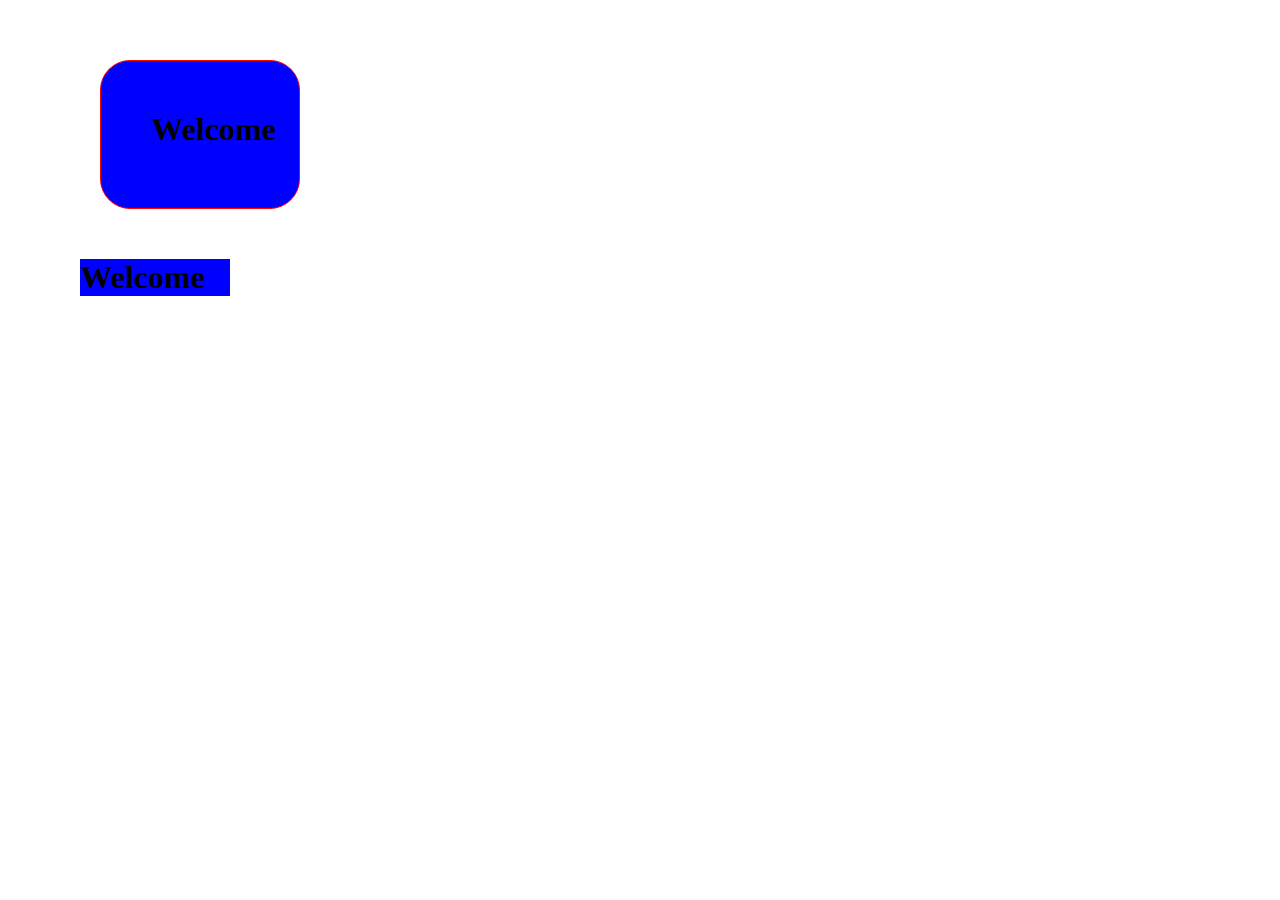
<file: BOX MODEL/index.html>
<!DOCTYPE html>
<html lang="en">
<head>
    <meta charset="UTF-8">
    <meta name="viewport" content="width=device-width, initial-scale=1.0">
    <title>Box Model</title>
    <link rel="stylesheet" href="style.css">
</head>
<body>
    <div class="box">
        <h1>Welcome</h1>
    </div>
    <div class="box-two">
        <h1>Welcome</h1>
    </div>
</body>
</html>
</file>
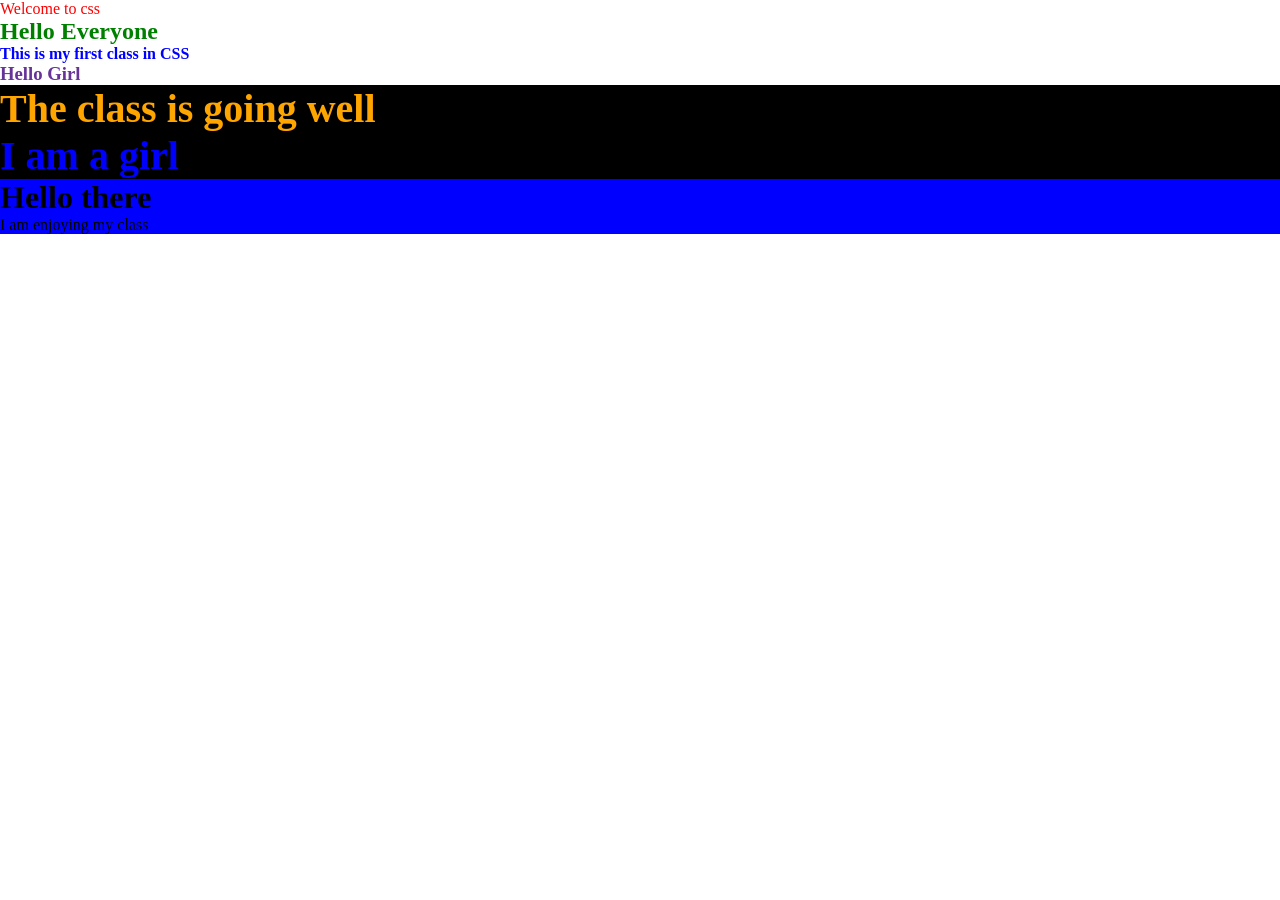
<file: INTRO TO CSS/index.html>
<!DOCTYPE html>
<html lang="en">
<head>
    <meta charset="UTF-8">
    <meta name="viewport" content="width=device-width, initial-scale=1.0">
    <title>css</title>
    <link rel="stylesheet" href="style.css">
    <style>
        h2{
            color: green;
        }
    </style>
</head>
<body>
    <!-- 3 methods of writing css -->
     <!-- inline ss -->
    <p style="color: red;">Welcome to css</p>
    <!-- internal css -->
     <h2>Hello Everyone</h2>
     <h4>This is my first class in CSS</h4>
    <!-- external css -->


    <!-- selector
     id
     element
     class -->
     <h3>Hello Girl</h3>
     <div class="css-class">
        <h2 class="css-class">The class is going well</h2>
        <h4>I am a girl</h4>
     </div>

     <div class="div"></div>
     <div class="page"></div>

     <div id="main">
        <h1>Hello there</h1>
        <p>I am enjoying my class</p>
     </div>

     
</body>
</html>
</file>
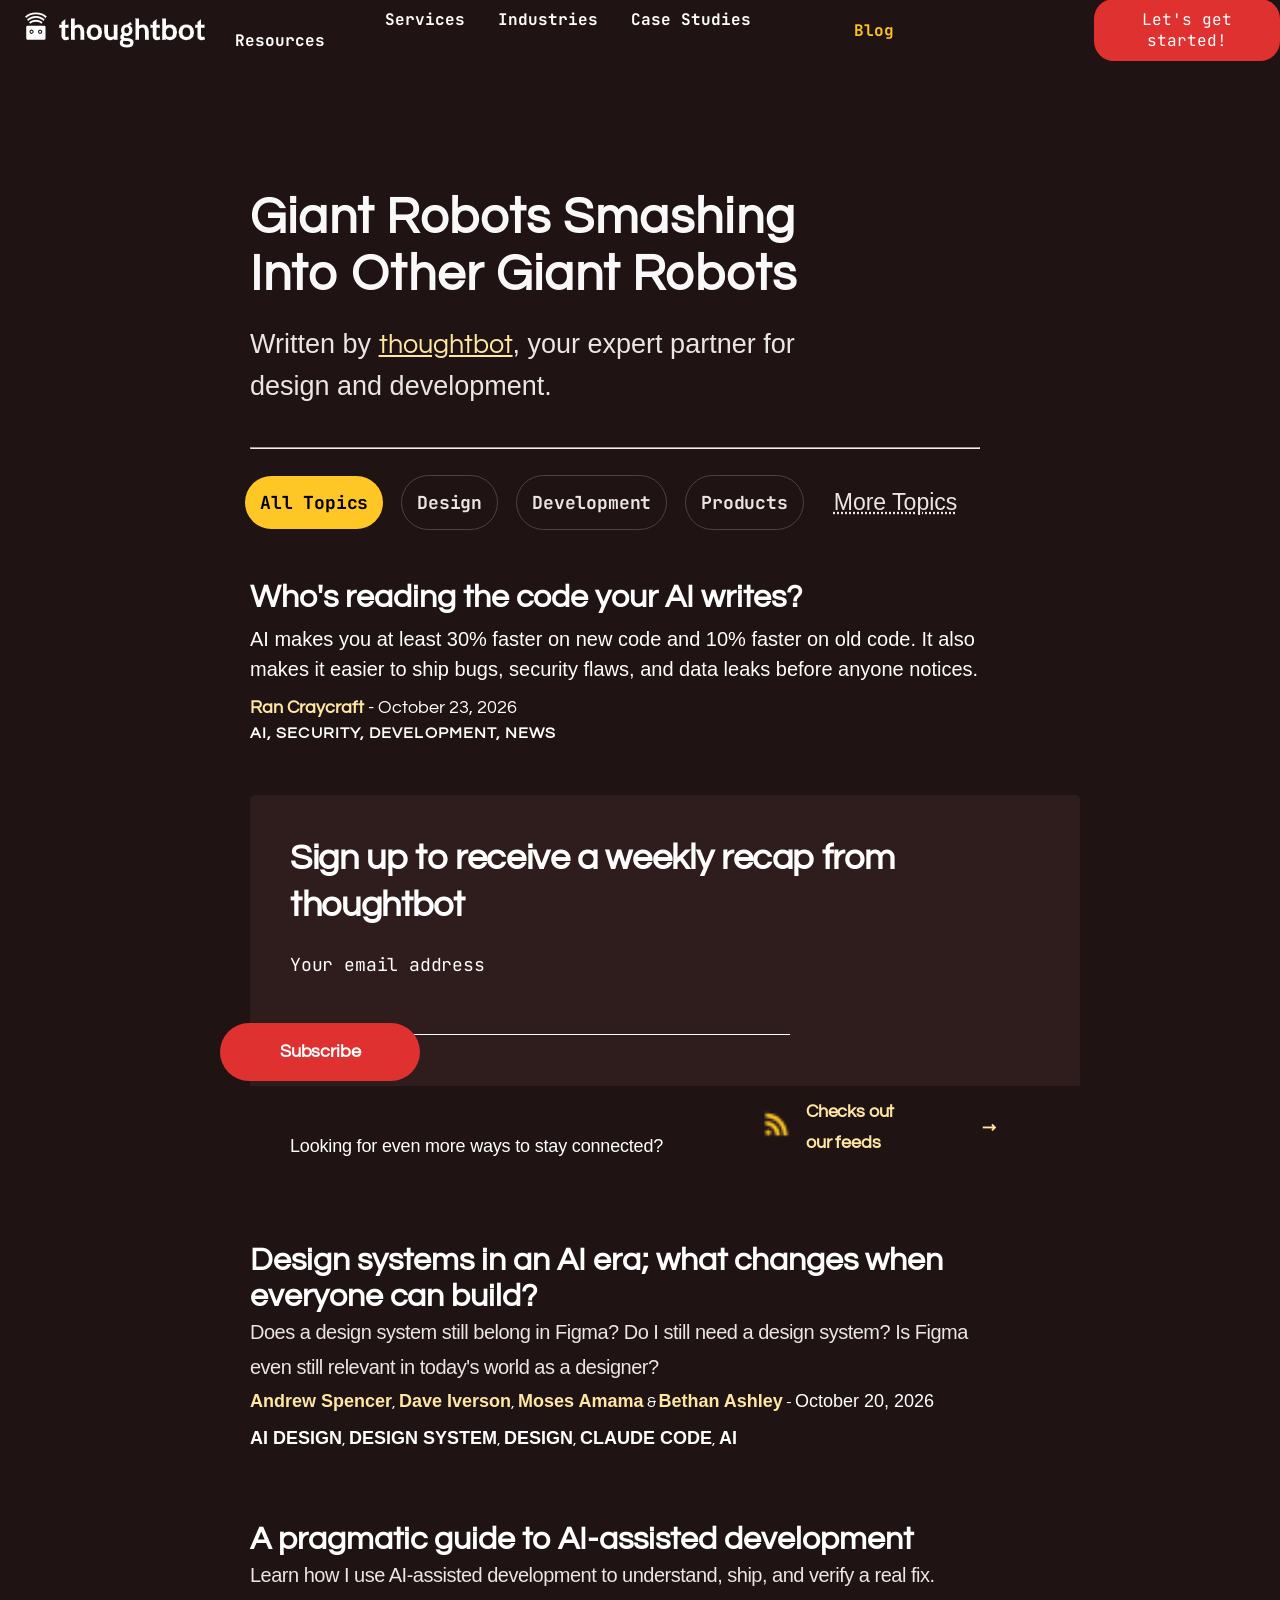
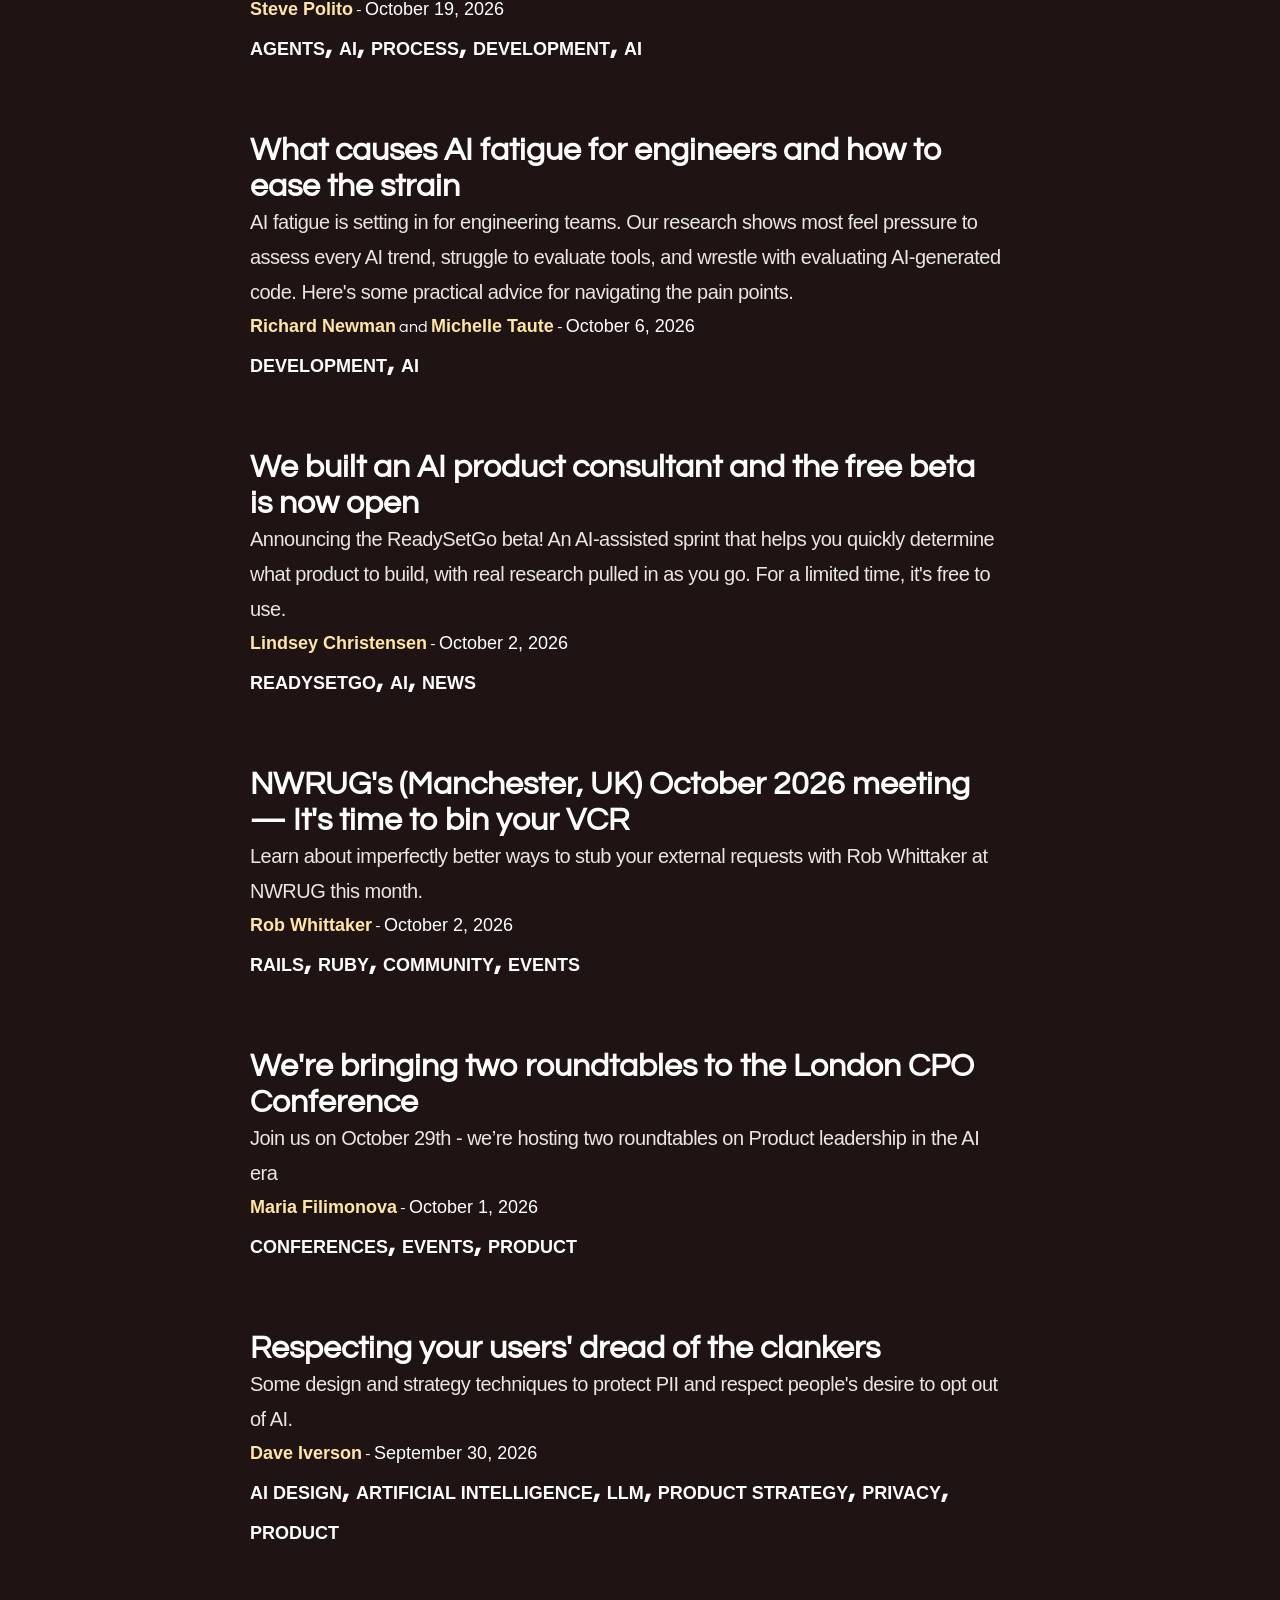
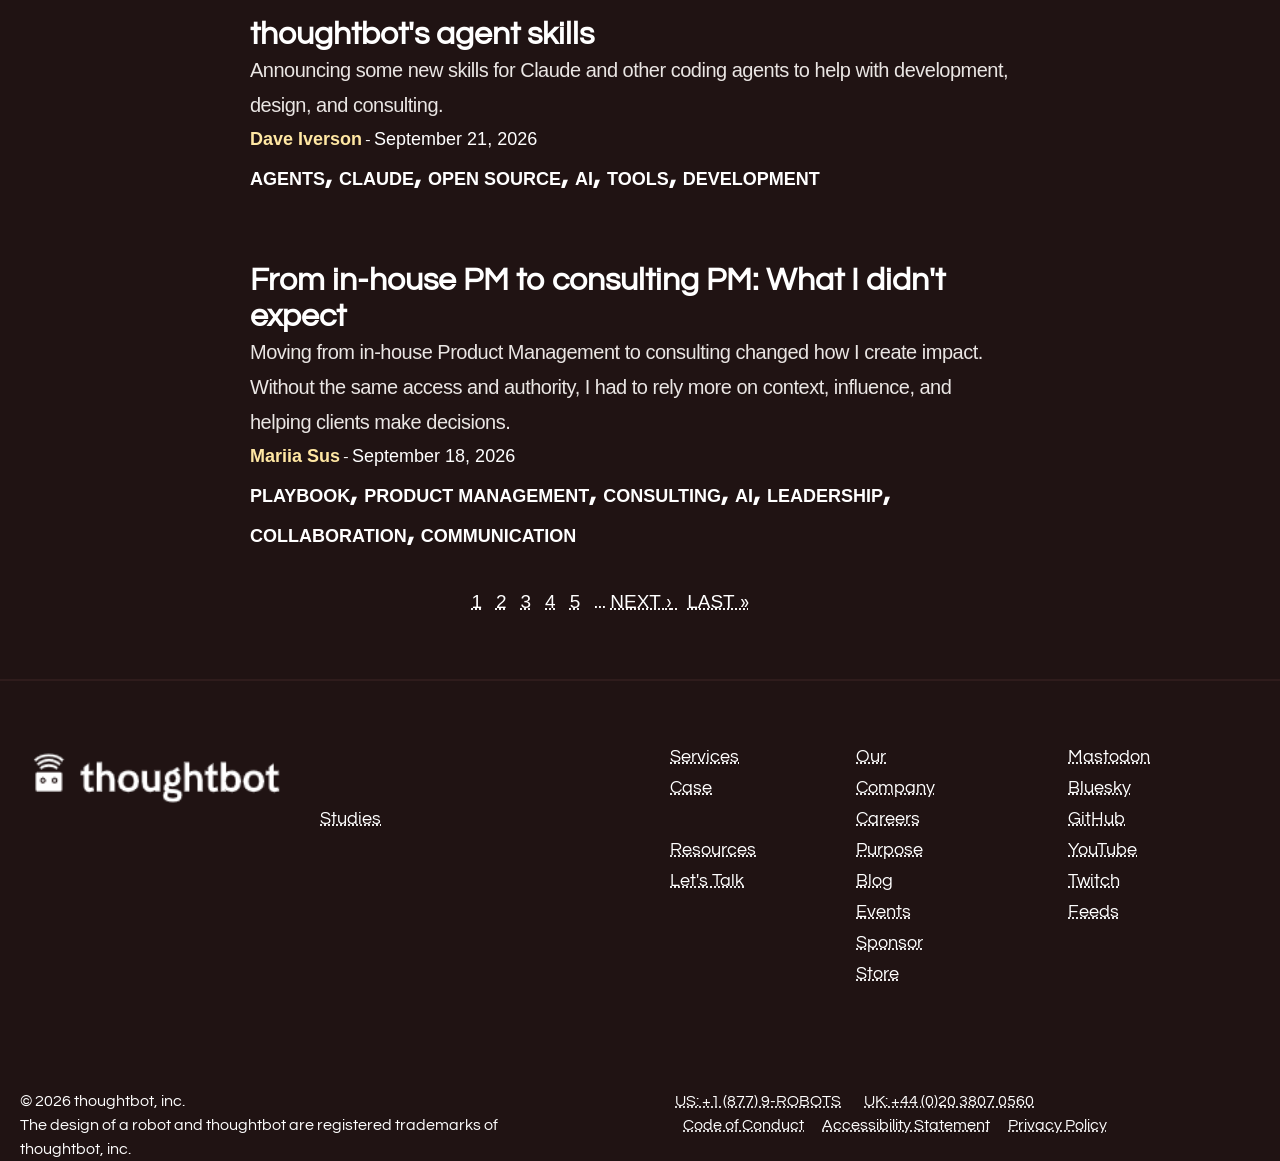
<file: thoughtme/index.html>
<!DOCTYPE html>
<html lang="en">
<head>
    <meta charset="UTF-8">
    <meta name="viewport" content="width=device-width, initial-scale=1.0">
    <title>thoughtme</title>
    <link rel="stylesheet" href="design.css">
    <link rel="preconnect" href="https://fonts.googleapis.com">
<link rel="preconnect" href="https://fonts.gstatic.com" crossorigin>
<link href="https://fonts.googleapis.com/css2?family=Questrial&display=swap" rel="stylesheet">

<link rel="preconnect" href="https://fonts.googleapis.com">
<link rel="preconnect" href="https://fonts.gstatic.com" crossorigin>
<link href="https://fonts.googleapis.com/css2?family=JetBrains+Mono:ital,wght@0,100..800;1,100..800&display=swap" rel="stylesheet">
</head>
<body>
    <nav class="navbar">
        <img src="./images/logo.png" alt="logo">
        <div class="navinfo">
            <span style="padding-left: 150px;"><a href="">Services</a></span>
            <span><a href="">Industries</a></span>
            <span><a href="">Case Studies</a></span>
            <span><a href="">Resources</a></span>
        </div>
        <a class="blog" href="">Blog</a>
        <button class="signup">Let's get started!</button>
    </nav>
    
    <main class="main">
        <div>
            <h1>
                Giant Robots Smashing Into Other Giant Robots
            </h1>
            <p>
                Written by <a href="">thoughtbot</a>, your expert partner for design and development.
            </p>
        </div>
        <hr>
        <nav class="topics">
            <div>
                <ul class="linksnav">
                    <li><a style="border: none; background-color: rgb(255, 199, 38); color: black; margin-left: -5px;" href="">All Topics</a></li>
                    <li><a href="">Design</a></li>
                    <li><a href="">Development</a></li>
                    <li><a href="">Products</a></li>
                </ul>
            </div>
            <span class="navextra">
                <a href="">
                    More Topics
                </a>
            </span>
        </nav>
        <div class="question">
            <a href="">Who's reading the code your AI writes?</a>
            <p>AI makes you at least 30% faster on new code and 10% faster on old code. It also makes it easier to ship bugs, security flaws, and data leaks before anyone notices.</p>
            <h2><a href="">Ran Craycraft</a> - October 23, 2026</h2>
            <h3><a href="">AI, </a><a href="">SECURITY, </a><a href="">DEVELOPMENT, </a><a href="">NEWS</a></h3>
        </div>
        <div class="form">
            <h2>Sign up to receive a weekly recap from thoughtbot</h2>
            <form class="details">
                <label for="email">Your email address</label>
                <br>
                <input type="email" id="email" class="email">
                <button class="button">Subscribe</button>
                <div class="fields">
                    Looking for even more ways to stay connected? 
                    <a href="" class="direction">
                        <img src="./images/wifi.png" alt="wifi" class="wifi">
                        <span class="check-link">
                            Checks out<br>our feeds
                        </span>
                        <span class="arrow">
                            &rarr;
                        </span>
                    </a>
                </div>
            </form>
        </div>
        <article class="design">
            <h2>
                <a href="" class="design-link" style="color: white;">
                Design systems in an AI era; what changes when everyone can build?
                </a>
            </h2>
            <p>
                Does a design system still belong in Figma? Do I still need a design system? Is Figma even still relevant in today's world as a designer?
            </p>
            <span>
                <a href="">Andrew Spencer</a>, <a href="">Dave Iverson</a>, <a href="">Moses Amama</a> & <a href="">Bethan Ashley</a> - <time datetime="">October 20, 2026</time>
            </span>
            <br>
            <span class="design-link1">
                <a href="">AI DESIGN</a>, <a href="">DESIGN SYSTEM</a>, <a href="">DESIGN</a>, <a href="">CLAUDE CODE</a>, <a href="">AI</a> 
            </span>                    
        </article>
        <article class="design2">
            <h2>
                <a href="" class="design2-link2" style="color: white;">
                A pragmatic guide to AI-assisted development
                </a>
            </h2>
            <p>
                Learn how I use AI-assisted development to understand, ship, and verify a real fix.
            </p>
            <span>
                <a href="">Steve Polito</a> - <time datetime="">October 19, 2026</time>
            </span>
            <br>
            <span class="design2-link2">
                <a href="">AGENTS</a>, <a href="">AI</a>, <a href="">PROCESS</a>, <a href="">DEVELOPMENT</a>, <a href="">AI</a> 
            </span>                    
        </article>
        <article class="design3">
            <h2>
                <a href="" class="design3-link3" style="color: white;">
                What causes AI fatigue for engineers and how to ease the strain
                </a>
            </h2>
            <p>
                AI fatigue is setting in for engineering teams. Our research shows most feel pressure to assess every AI trend, struggle to evaluate tools, and wrestle with evaluating AI-generated code. Here's some practical advice for navigating the pain points.
            </p>
            <span>
                <a href="">Richard Newman</a> and <a href="">Michelle Taute</a> - <time datetime="">October 6, 2026</time>
            </span>
            <br>
            <span class="design3-link3">
                <a href="">DEVELOPMENT</a>, <a href="">AI</a> 
            </span>                    
        </article>
        <article class="design4">
            <h2>
                <a href="" class="design4-link4" style="color: white;">
                We built an AI product consultant and the free beta is now open
                </a>
            </h2>
            <p>
                Announcing the ReadySetGo beta! An AI-assisted sprint that helps you quickly determine what product to build, with real research pulled in as you go. For a limited time, it's free to use.
            </p>
            <span>
                <a href="">Lindsey Christensen</a> - <time datetime="">October 2, 2026</time>
            </span>
            <br>
            <span class="design4-link4">
                <a href="">READYSETGO</a>, <a href="">AI</a>, <a href="">NEWS</a> 
            </span>                    
        </article>
        <article class="design5">
            <h2>
                <a href="" class="design5-link5" style="color: white;">
                NWRUG's (Manchester, UK) October 2026 meeting — It's time to bin your VCR
                </a>
            </h2>
            <p>
                Learn about imperfectly better ways to stub your external requests with Rob Whittaker at NWRUG this month.
            </p>
            <span>
                <a href="">Rob Whittaker</a> - <time datetime="">October 2, 2026</time>
            </span>
            <br>
            <span class="design5-link5">
                <a href="">RAILS</a>, <a href="">RUBY</a>, <a href="">COMMUNITY</a>, <a href="">EVENTS</a> 
            </span>                    
        </article>
        <article class="design5">
            <h2>
                <a href="" class="design5-link5" style="color: white;">
                We're bringing two roundtables to the London CPO Conference
                </a>
            </h2>
            <p>
                Join us on October 29th - we’re hosting two roundtables on Product leadership in the AI era
            </p>
            <span>
                <a href="">Maria Filimonova</a> - <time datetime="">October 1, 2026</time>
            </span>
            <br>
            <span class="design5-link5">
                <a href="">CONFERENCES</a>, <a href="">EVENTS</a>, <a href="">PRODUCT</a>
            </span>                    
        </article>
        <article class="design5">
            <h2>
                <a href="" class="design5-link5" style="color: white;">
                Respecting your users' dread of the clankers
                </a>
            </h2>
            <p>
                Some design and strategy techniques to protect PII and respect people's desire to opt out of AI.
            </p>
            <span>
                <a href="">Dave Iverson</a> - <time datetime="">September 30, 2026</time>
            </span>
            <br>
            <span class="design5-link5">
                <a href="">AI DESIGN</a>, <a href="">ARTIFICIAL INTELLIGENCE</a>, <a href="">LLM</a>, <a href="">PRODUCT STRATEGY</a>, <a href="">PRIVACY</a>, <a href="">PRODUCT</a>
            </span>                    
        </article>
        <article class="design5">
            <h2>
                <a href="" class="design5-link5" style="color: white;">
                thoughtbot's agent skills
                </a>
            </h2>
            <p>
                Announcing some new skills for Claude and other coding agents to help with development, design, and consulting.
            </p>
            <span>
                <a href="">Dave Iverson</a> - <time datetime="">September 21, 2026</time>
            </span>
            <br>
            <span class="design5-link5">
                <a href="">AGENTS</a>, <a href="">CLAUDE</a>, <a href="">OPEN SOURCE</a>, <a href="">AI</a>, <a href="">TOOLS</a>, <a href="">DEVELOPMENT</a>
            </span>                    
        </article>
        <article class="design5">
            <h2>
                <a href="" class="design5-link5" style="color: white;">
                From in-house PM to consulting PM: What I didn't expect
                </a>
            </h2>
            <p>
                Moving from in-house Product Management to consulting changed how I create impact. Without the same access and authority, I had to rely more on context, influence, and helping clients make decisions.
            </p>
            <span>
                <a href="">Mariia Sus</a> - <time datetime="">September 18, 2026</time>
            </span>
            <br>
            <span class="design5-link5">
                <a href="">PLAYBOOK</a>, <a href="">PRODUCT MANAGEMENT</a>, <a href="">CONSULTING</a>, <a href="">AI</a>, <a href="">LEADERSHIP</a>, <a href="">COLLABORATION</a>, <a href="">COMMUNICATION</a>
            </span>                  
        </article>
        <center>
            <nav class="pages">
                <ul>
                    <li>
                        <a href="">1</a>
                    </li>
                    <li>
                        <a href="">2</a></li>
                    <li>
                        <a href="">3</a></li>
                    <li>
                        <a href="">4</a></li>
                    <li>
                        <a href="">5</a></li>
                    <span>
                        ...
                    </span>
                    <span>
                        <a href="">
                            NEXT <span class="pointer">&rsaquo;</span>
                        </a>
                    </span>
                    <span>
                        <a href="">
                            LAST <span class="pointer">&raquo;</span>
                        </a>
                    </span>
                </ul>
            </nav>
        </center>
    </main>
    <hr class="hr-line">
    <footer>
        <section class="footer1">
            <div class="footerimg">
                <img src="./images/logo.png" alt="thoughtbot">
            </div>
            <div class="footerlinks1">
                <ul>
                    <li><a href="">Services</a></li>
                    <li><a href="">Case Studies</a></li>
                    <li><a href="">Resources</a></li>
                    <li><a href="">Let's Talk</a></li>
                </ul>
            </div>
            <div class="footerlinks2">
                <ul>
                    <li><a href="">Our Company</a></li>
                    <li><a href="">Careers</a></li>
                    <li><a href="">Purpose</a></li>
                    <li><a href="">Blog</a></li>
                    <li><a href="">Events</a></li>
                    <li><a href="">Sponsor</a></li>
                    <li><a href="">Store</a></li>
                </ul>
            </div>
            <div class="footerlinks2">
                <ul>
                    <li><a href="">Mastodon</a></li>
                    <li><a href="">Bluesky</a></li>
                    <li><a href="">GitHub</a></li>
                    <li><a href="">YouTube</a></li>
                    <li><a href="">Twitch</a></li>
                    <li><a href="">Feeds</a></li>
                </ul>
            </div>
        </section>
        <section class="footer2">
            <div class="footer-info">
                <span class="inc">© 2026 thoughtbot, inc.</span> 
                <span>
                    <ul class="number">
                        <li>
                            <a href="">US: +1 (877) 9-ROBOTS</a>
                        </li>
                        <li>
                            <a href="">UK: +44 (0)20 3807 0560</a>
                        </li>
                    </ul>
                </span>
            </div>
            <div class="footnote">
                <p>
                    The design of a robot and thoughtbot are registered trademarks of <br>thoughtbot, inc.
                </p>
                <ul class="info2">
                    <li>
                        <a href="">Code of Conduct</a>
                    </li>
                    <li>
                        <a href="">Accessibility Statement</a>
                    </li>
                    <li>
                        <a href="">Privacy Policy</a>
                    </li>
                </ul>
            </div>
            
        </section>

    </footer>
</body>
</html>
</file>
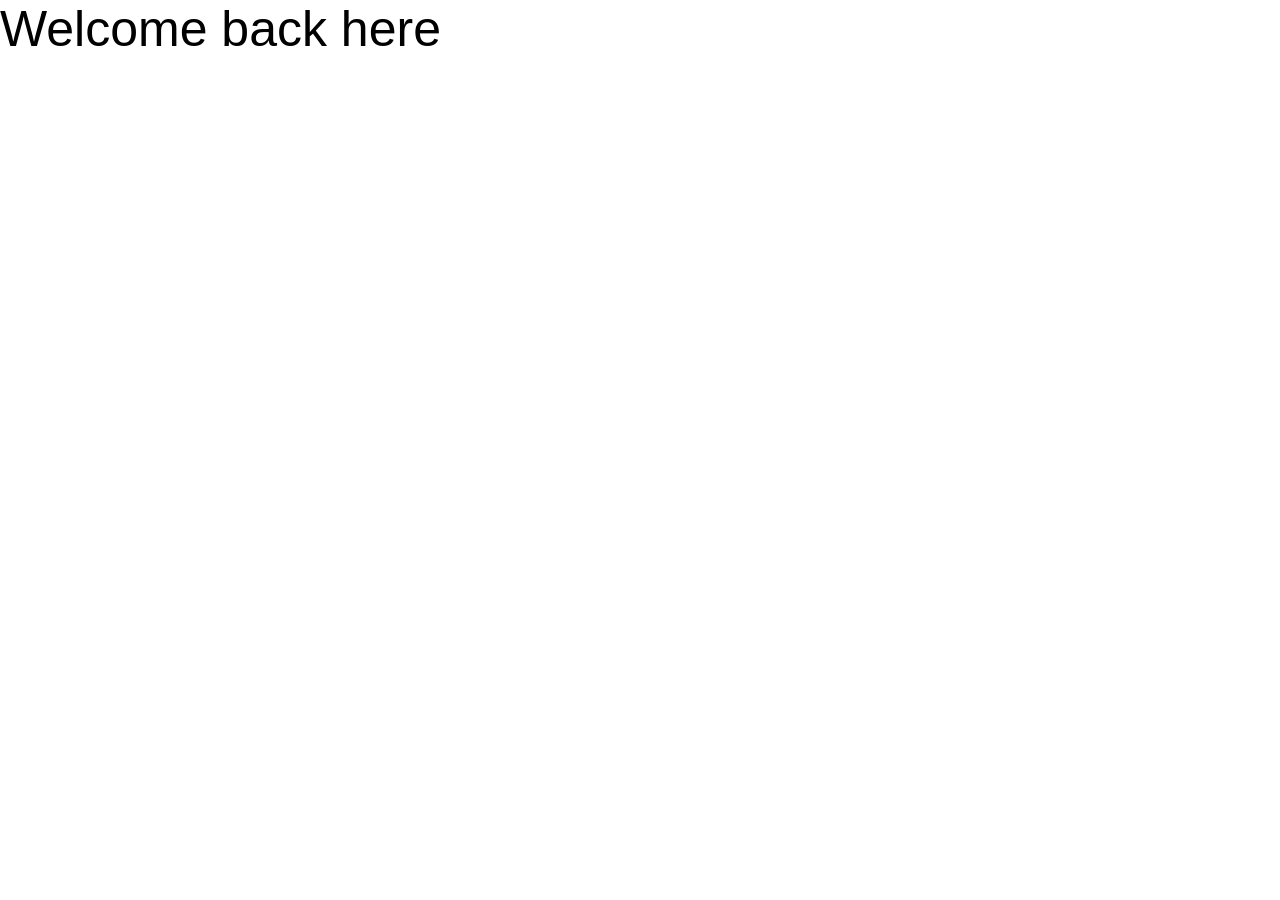
<file: Typography/index.html>
<!DOCTYPE html>
<html lang="en">
<head>
    <meta charset="UTF-8">
    <meta name="viewport" content="width=device-width, initial-scale=1.0">
    <title>Document</title>
    <link rel="stylesheet" href="style.css">
</head>
<body>
    <h2>Welcome back here</h2>
</body>
</html>
</file>
<file: BOX MODEL/style.css>
*{
    padding: 0;
    margin: 0;
    box-sizing: border-box;
}
.box{
    width: 200px;
    background-color: blue;
    margin-right: 0px;
    margin-left: 100px;
    margin-top: 60px;
    margin-bottom: 50px;
    padding: 50px 90px 60px 50px ;
    border: 1px solid red;
    border-radius: 30px;
}
.box-two{
    width: 150px;
    background-color: blue;
    /* margin-right: 50px;
    margin-left: 100px;
    margin-top: 60px;
    margin-bottom: 50px; */
    margin: 50px 30px 70px 80px;
}
</file>
<file: INTRO TO CSS/style.css>
*{
    /* Universal selector */
    margin: 0;
    padding: 0;
    box-sizing: border-box;
}

h4{
    color: blue;
}
h3{
    color: rebeccapurple;
    }
.css-class{
    color:orange ;
    font-size: 40px;
    background-color: black;
}

#main{
    background-color: blue;
}
</file>
<file: thoughtme/design.css>
*{
    margin: 0;
    padding: 0;
    box-sizing: border-box;
    background-color: rgb(32, 19, 19);
    font-family: "Questrial", sans-serif;
    scrollbar-color: black rgb(47,28,28);
}

.navbar{
    display: flex;
    align-items: center;
    margin: 0px 20px 20px 0px;
    position: fixed;
    width: 100%;
    z-index: 1000;
    height: 60px;
    top: 0;
    left: 0;
}

.navbar a:hover{
    text-decoration:underline;
    color: rgb(248, 192, 33);
}

.navinfo a{
    color: white;
    text-decoration: none;
    padding-right: 30px;
    font-size: 16px;
    font-weight: 700;
    font-family: "JetBrains Mono", monospace;
}

.blog{
    color: rgb(252, 195, 37);
    text-decoration: none;
    padding-right: 200px;
    font-size: 16px;
    font-weight: 700;
    font-family: "JetBrains Mono", monospace;
}

.signup{
    border: none;
    border-radius: 20px;
    background-color: rgb(224, 49, 49);
    color: white;
    font-size: 16px;
    padding: 10px 10px 10px 10px;
    font-family: "JetBrains Mono", monospace;
    outline: 2px solid transparent;
    outline-offset: 2px;
    transition: background-color 0.2s ease, outline-color 0.2s ease;
}

.signup:hover{
    background-color: rgb(224, 49, 49);
    outline-color: rgb(224, 49, 49);
}

.main{
    color: white;
    padding: 190px 300px 0px 250px;
}

.main div{
    padding-right: 150px;
}

.main h1{
    font-size: 50px;
    font-weight: 700;
    line-height: 57px;
    letter-spacing: 1.08px;
    color: rgb(98.04% 97.65% 97.65%);
    margin-bottom: 20px;
}

.main p{
    font-size: 27px;
    font-weight: 400;
    line-height: 41px;
    color: rgb(91.76% 90.2% 89.41%);
    font-family: "PP Mori", "Helvetica Neue", Helvetica, Arial, sans-serif;
    margin-bottom: 40px;
}

.main a{
    color: rgb(255, 231, 163);
    transition: color 0.2s ease-in-out;
}

.main a:hover{
    color: rgb(255, 199, 38);
}

.topics{
    display: flex;
    margin-top: 40px;
    margin-bottom: 40px;
    align-items: center;
}

.linksnav li{
    display: inline;
}

.linksnav a{
    text-decoration: none;
    border: 1px solid rgb(78, 65, 62);
    border-radius: 30px;
    margin-left: 15px;
    padding: 15px;
    font-size: 18px;
    font-weight: 700;
    line-height: 18px;
    letter-spacing: -0.18px;
    font-family: "JetBrains Mono", monospace;
    color: rgb(91.76% 90.2% 89.41%);
    transition: background-color 0.2s ease, color 0,2s ease;
}

.linksnav a:hover{
    background-color: rgb(255, 231, 163);
    color: black;
}

.navextra a{
    color: rgb(91.76% 90.2% 89.41%);
    text-decoration: underline dotted;
    font-family: "PP Mori", "Helvetica Neue", Helvetica, Arial, sans-serif;
    font-size: 23px;
    font-weight: 400;
    margin-left: -120px;
}

.navextra a:hover{
    color: rgb(255, 199, 38);
    text-decoration: none;
}

.question{
    margin-top: 65px;
}

.question a{
    color: white;
    text-decoration: none;
    font-size: 32px;
    font-weight: 700;
}

.question p{
    color: white;
    font-size: 20px;
    font-weight: 400;
    font-family: "PP Mori", "Helvetica Neue", Helvetica, Arial, sans-serif;
    line-height: 30px;
    margin-top: 10px;
    margin-right: -150px;
}

.question h2{
    color: white;
    font-size: 18px;
    font-weight: 400;
    margin-top: -30px; 
    line-height: 27px;
    /* margin-bottom: 4px;  */
}

.question h2 a{
    font-size: 18px;
    font-weight: 700;
    color: rgb(255, 231, 163);
}

.question h3 a{
    font-size: 16px;
    font-weight: 700;
    color: white;
    line-height: 24px;
    letter-spacing: 1.08px;
    padding-top: 5px;
}

.form{
    background-color: rgb(47, 28, 28);
    color: white;
    margin-top: 50px;
    margin-right: -100px;
    height: 368px;
    padding-top: 20px;
    padding-left: 20px;
    border-radius: 5px;
}

.form h2{
    background-color: rgb(47, 28, 28);
    font-size: 36px;
    font-weight: 700;
    line-height: 47px;
    letter-spacing: -0.36px;
    padding: 20px 20px 10px 20px;
}

.details{
    background-color: rgb(47, 28, 28);
    font-size: 18px;
    line-height: 31px;
    font-weight: 400;
    letter-spacing: -0.18px;
    font-family: "JetBrains Mono", monospace;
    padding: 10px 20px 20px 20px;
}

.details label{
    background-color: rgb(47, 28, 28);
    font-family: "JetBrains Mono", monospace;
}

.email{
    border: none;
    border-bottom: 1px solid white;
    padding: 20px;
    outline: none;
    background: transparent;
    width: 500px;
    margin-right: 100px;
}

.details button{
    border: none;
    background-color: rgb(224, 49, 49);
    color: white;
    font-size: 18px;
    font-weight: 700;
    line-height: 18px;
    letter-spacing: -0.18px;
    border-radius: 40px;
    padding: 20px 60px 20px 60px;
    margin: -70px;
    outline: 2px solid transparent;
    outline-offset: 2px;
    transition: background-color 0.2s ease, outline-color 0.2s ease;
}

.button:hover{
    background-color: rgb(224, 49, 49);
    outline-color: rgb(224, 49, 49);
}

.fields{
    width: 1000px;
    margin-top: 20px;
    margin-left: -100px;
    margin-bottom: -20px;
    padding: 10px 100px 28px 100px;
    font-family: "PP Mori", "Helvetica Neue", Helvetica, Arial, sans-serif;
    font-size: 18px;
    font-weight: 400;
    line-height: 31px;
    align-items: center;
}

.direction{
    font-size: 18px;
    font-weight: 700;
    line-height: 31px;
    font-family: "JetBrains Mono", monospace;
    text-align: left;
    padding-left: 80px;
    gap: 8px;
    text-decoration: none;
    display: inline-flex;
    align-items: center;
    color: rgb(255, 231, 163);
    transition: color 0.2s ease;
}

.check-link:hover {
    text-decoration: underline dotted;
    color: rgb(255, 199, 38);
}

.wifi{
    width: 50px;
    height: 50px;
    object-fit: cover;
}

.check-link{
    padding-right: 80px;
}

.arrow{
    transition: transform 0.2s ease;
    text-decoration: none;
    font-weight: 900;
}

.fields:hover .arrow {
    transform: translateX(10px)
}

.design{
    /* margin-right: -300px; */
    margin-top: 80px;
}

.design-link {
    font-size: 32px;
    line-height: 36px;
    font-weight: 700;
    text-decoration: none;
    /* margin-right: -200px; */
    line-height: -0.36px;
}

.design p{
    font-size: 20px;
    line-height: 35px;
    font-weight: 400;
    font-family: "PP Mori", "Helvetica Neue", Helvetica, Arial, sans-serif;
    letter-spacing: -0.5px;
    margin-right: -30px;
    margin-bottom: -2px;
}

.design span a{
    font-size: 18px;
    line-height: 37px;
    font-weight: 700;
    text-decoration: none;
    font-family: "PP Mori", "Helvetica Neue", Helvetica, Arial, sans-serif;
}

.design span time{
    font-size: 18px;
    line-height: 37px;
    font-weight: 400;
    text-decoration: none;
    font-family: "PP Mori", "Helvetica Neue", Helvetica, Arial, sans-serif;
}

.design-link1 a{
    font-size: 16px;
    line-height: 37px;
    font-weight: 700;
    text-decoration: none;
    font-family: "PP Mori", "Helvetica Neue", Helvetica, Arial, sans-serif;
    color: white;
}

.design2{
    /* margin-right: -300px; */
    margin-top: 65px;
}

.design2-link2 {
    font-size: 32px;
    line-height: 36px;
    font-weight: 700;
    text-decoration: none;
    /* margin-right: -200px; */
    line-height: -0.36px;
}

.design2 p{
    font-size: 20px;
    line-height: 35px;
    font-weight: 400;
    font-family: "PP Mori", "Helvetica Neue", Helvetica, Arial, sans-serif;
    letter-spacing: -0.5px;
    margin-right: -30px;
    margin-bottom: -2px;
}

.design2 span a{
    font-size: 18px;
    line-height: 37px;
    font-weight: 700;
    text-decoration: none;
    font-family: "PP Mori", "Helvetica Neue", Helvetica, Arial, sans-serif;
}

.design2 span time{
    font-size: 18px;
    line-height: 37px;
    font-weight: 400;
    text-decoration: none;
    font-family: "PP Mori", "Helvetica Neue", Helvetica, Arial, sans-serif;
}

.design2-link2 a{
    font-size: 16px;
    line-height: 37px;
    font-weight: 700;
    text-decoration: none;
    font-family: "PP Mori", "Helvetica Neue", Helvetica, Arial, sans-serif;
    color: white;
}

.design3{
    /* margin-right: -300px; */
    margin-top: 65px;
}

.design3-link3 {
    font-size: 32px;
    line-height: 36px;
    font-weight: 700;
    text-decoration: none;
    /* margin-right: -200px; */
    line-height: -0.36px;
}

.design3 p{
    font-size: 20px;
    line-height: 35px;
    font-weight: 400;
    font-family: "PP Mori", "Helvetica Neue", Helvetica, Arial, sans-serif;
    letter-spacing: -0.5px;
    margin-right: -30px;
    margin-bottom: -2px;
}

.design3 span a{
    font-size: 18px;
    line-height: 37px;
    font-weight: 700;
    text-decoration: none;
    font-family: "PP Mori", "Helvetica Neue", Helvetica, Arial, sans-serif;
}

.design3 span time{
    font-size: 18px;
    line-height: 37px;
    font-weight: 400;
    text-decoration: none;
    font-family: "PP Mori", "Helvetica Neue", Helvetica, Arial, sans-serif;
}

.design3-link3 a{
    font-size: 16px;
    line-height: 37px;
    font-weight: 700;
    text-decoration: none;
    font-family: "PP Mori", "Helvetica Neue", Helvetica, Arial, sans-serif;
    color: white;
}

.design4{
    /* margin-right: -300px; */
    margin-top: 65px;
}

.design4-link4 {
    font-size: 32px;
    line-height: 36px;
    font-weight: 700;
    text-decoration: none;
    /* margin-right: -200px; */
    line-height: -0.36px;
}

.design4 p{
    font-size: 20px;
    line-height: 35px;
    font-weight: 400;
    font-family: "PP Mori", "Helvetica Neue", Helvetica, Arial, sans-serif;
    letter-spacing: -0.5px;
    margin-right: -30px;
    margin-bottom: -2px;
}

.design4 span a{
    font-size: 18px;
    line-height: 37px;
    font-weight: 700;
    text-decoration: none;
    font-family: "PP Mori", "Helvetica Neue", Helvetica, Arial, sans-serif;
}

.design4 span time{
    font-size: 18px;
    line-height: 37px;
    font-weight: 400;
    text-decoration: none;
    font-family: "PP Mori", "Helvetica Neue", Helvetica, Arial, sans-serif;
}

.design4-link4 a{
    font-size: 16px;
    line-height: 37px;
    font-weight: 700;
    text-decoration: none;
    font-family: "PP Mori", "Helvetica Neue", Helvetica, Arial, sans-serif;
    color: white;
}

.design5{
    /* margin-right: -300px; */
    margin-top: 65px;
}

.design5-link5 {
    font-size: 32px;
    line-height: 36px;
    font-weight: 700;
    text-decoration: none;
    /* margin-right: -200px; */
    line-height: -0.36px;
}

.design5 p{
    font-size: 20px;
    line-height: 35px;
    font-weight: 400;
    font-family: "PP Mori", "Helvetica Neue", Helvetica, Arial, sans-serif;
    letter-spacing: -0.5px;
    margin-right: -30px;
    margin-bottom: -2px;
}

.design5 span a{
    font-size: 18px;
    line-height: 37px;
    font-weight: 700;
    text-decoration: none;
    font-family: "PP Mori", "Helvetica Neue", Helvetica, Arial, sans-serif;
}

.design5 span time{
    font-size: 18px;
    line-height: 37px;
    font-weight: 400;
    text-decoration: none;
    font-family: "PP Mori", "Helvetica Neue", Helvetica, Arial, sans-serif;
}

.design5-link5 a{
    font-size: 16px;
    line-height: 37px;
    font-weight: 700;
    text-decoration: none;
    font-family: "PP Mori", "Helvetica Neue", Helvetica, Arial, sans-serif;
    color: white;
}

.pages{
    font-size: 19px;
    font-weight: 400;
    line-height: 33px;
    gap: 4px;
}

.pages li{
    display: inline-flex;
}

.pages a{
    text-decoration: none;
    text-decoration: underline dotted;
    text-align: center;
    padding-right: 10px;
    color: white;
    margin-top: 30px;
    font-family: "PP Mori", "Helvetica Neue", Helvetica, Arial, sans-serif;
}

.pages a:hover{
    text-decoration:underline;
    color: rgb(248, 192, 33);
}

.pointer{
    font-weight: 300;
}

.hr-line{
    border: none;
    height: 2px;
    margin: 60px 0px 60px 0px;
    background-color: rgb(47,28,28);
}

.footer1{
    display: flex;
}

.footerimg img{
    height: 60;
    width: 320px;
}

.footer1 ul{
    list-style-type: none;
}

.footerlinks1 li{
    font-size: 18px;
    font-family: "PP Mori", "Helvetica Neue", Helvetica, Arial, sans-serif;
    font-weight: 400;
    line-height: 31px;
}

.footerlinks2 li{
    font-size: 18px;
    font-family: "PP Mori", "Helvetica Neue", Helvetica, Arial, sans-serif;
    font-weight: 400;
    line-height: 31px;
}


.footerlinks1 a{
    color: white;
    text-decoration: underline dotted;
    margin-left: 350px;
    text-align: left;
    padding-right: 100px;
}

.footerlinks2 a{
    color: white;
    text-decoration: underline dotted;
    margin-right: 130px;
    text-align: left;
}

.footer a:hover{
    text-decoration:underline;
    color: rgb(248, 192, 33);
}

.footer2{
    font-size: 16px;
    font-weight: 400;
    line-height: 24px;
    font-family: "PP Mori", "Helvetica Neue", Helvetica, Arial, sans-serif;
}

.footer-info{
    display: flex;
    margin-top: 100px;
    color: white;
}

.inc{
padding-left: 20px;
padding-right: 490px;
}

.number li{
    display: inline;
    margin-right: 20px;
}

.number a{
    color: white;
    text-decoration: underline dotted;
}

.footnote{
    display: flex;
}

.footnote p{
    padding-left: 20px;
    color: white;
    display: inline;
    margin-right: 185px;
}

.info2 li{
    display: inline; 
    padding-right: 15px;   
}

.info2 a{
    text-decoration: underline dotted;
    color: white;
}
</file>
<file: Typography/style.css>
*{
    margin: 0;
    padding: 0;
    box-sizing: border-box
}

h2{
    font-family: Arial, Helvetica, sans-serif;
    font-size: 50px;
    font-weight:20;
}
</file>
